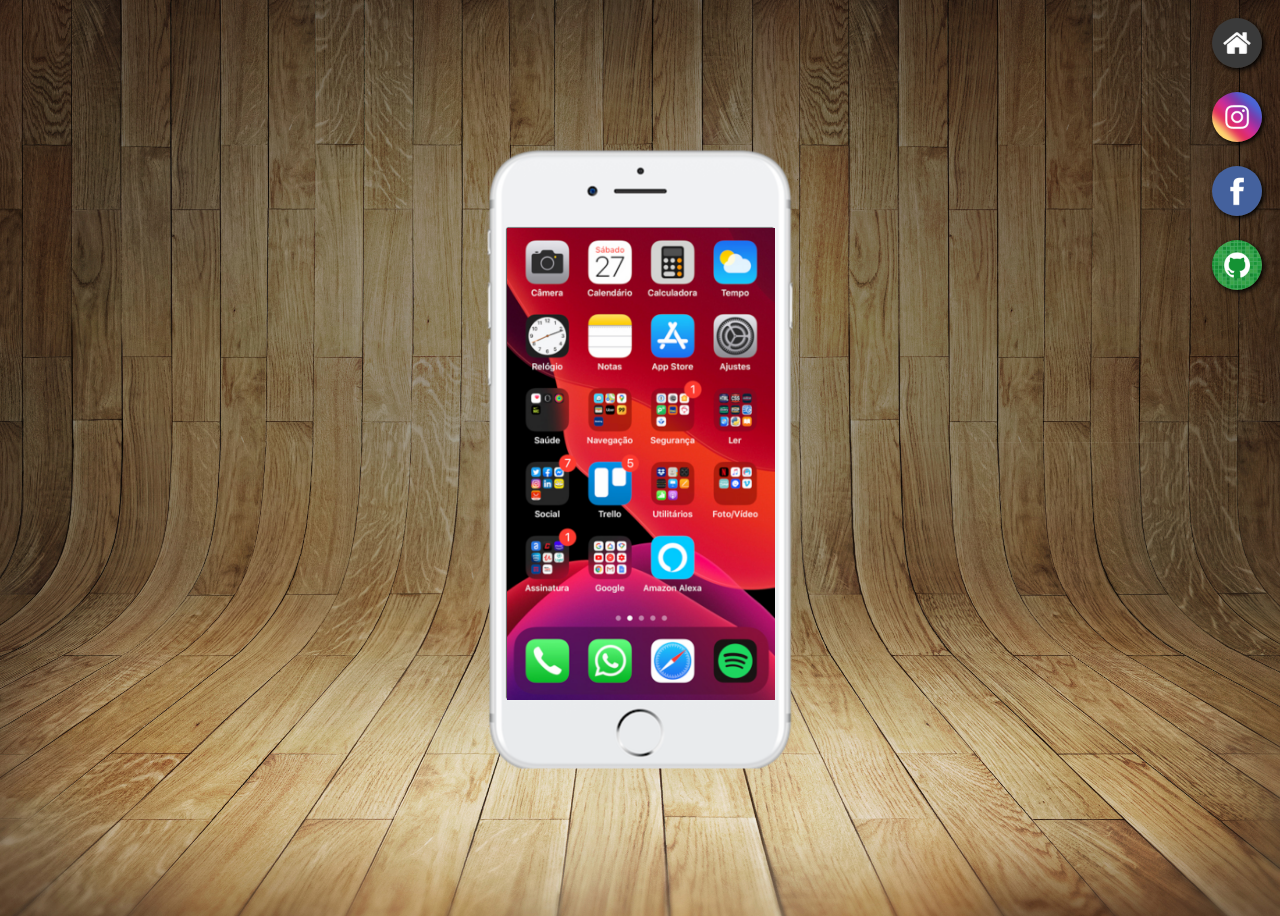
<file: index.html>
<!DOCTYPE html>
<html lang="pt-br">
<head>
    <meta charset="UTF-8">
    <meta name="viewport" content="width=device-width, initial-scale=1.0">
    <title>Redes Sociais</title>
    <link rel="stylesheet" href="estilos/style.css">
    <link rel="shortcut icon" href="favicon.ico" type="image/x-icon">
    
</head>
<body>
    <main >
        <section id="telefone">
            <iframe  src="home.html" name="tela1" id="tela" frameborder="0">
            Seu navegador não é compativél com isso
            
            </iframe> 

        </section>

        <section id="redes-sociais">
            
           <a href="home.html" target="tela1"><img src="imagens/logo-home.jpg" alt="home"></a><br>
           <a href="instagram.html" target="tela1" ><img src="imagens/logo-instagram.jpg" alt="instagram"></a><br>
           <a href="facebook.html"target="tela1" ><img src="imagens/logo-facebook.jpg" alt="facebook"></a><br>
           <a href="#" target="tela1" ><img src="imagens/logo-github.jpg" alt="github"></a><br>

    </main>
    
</body>
</html>
</file>
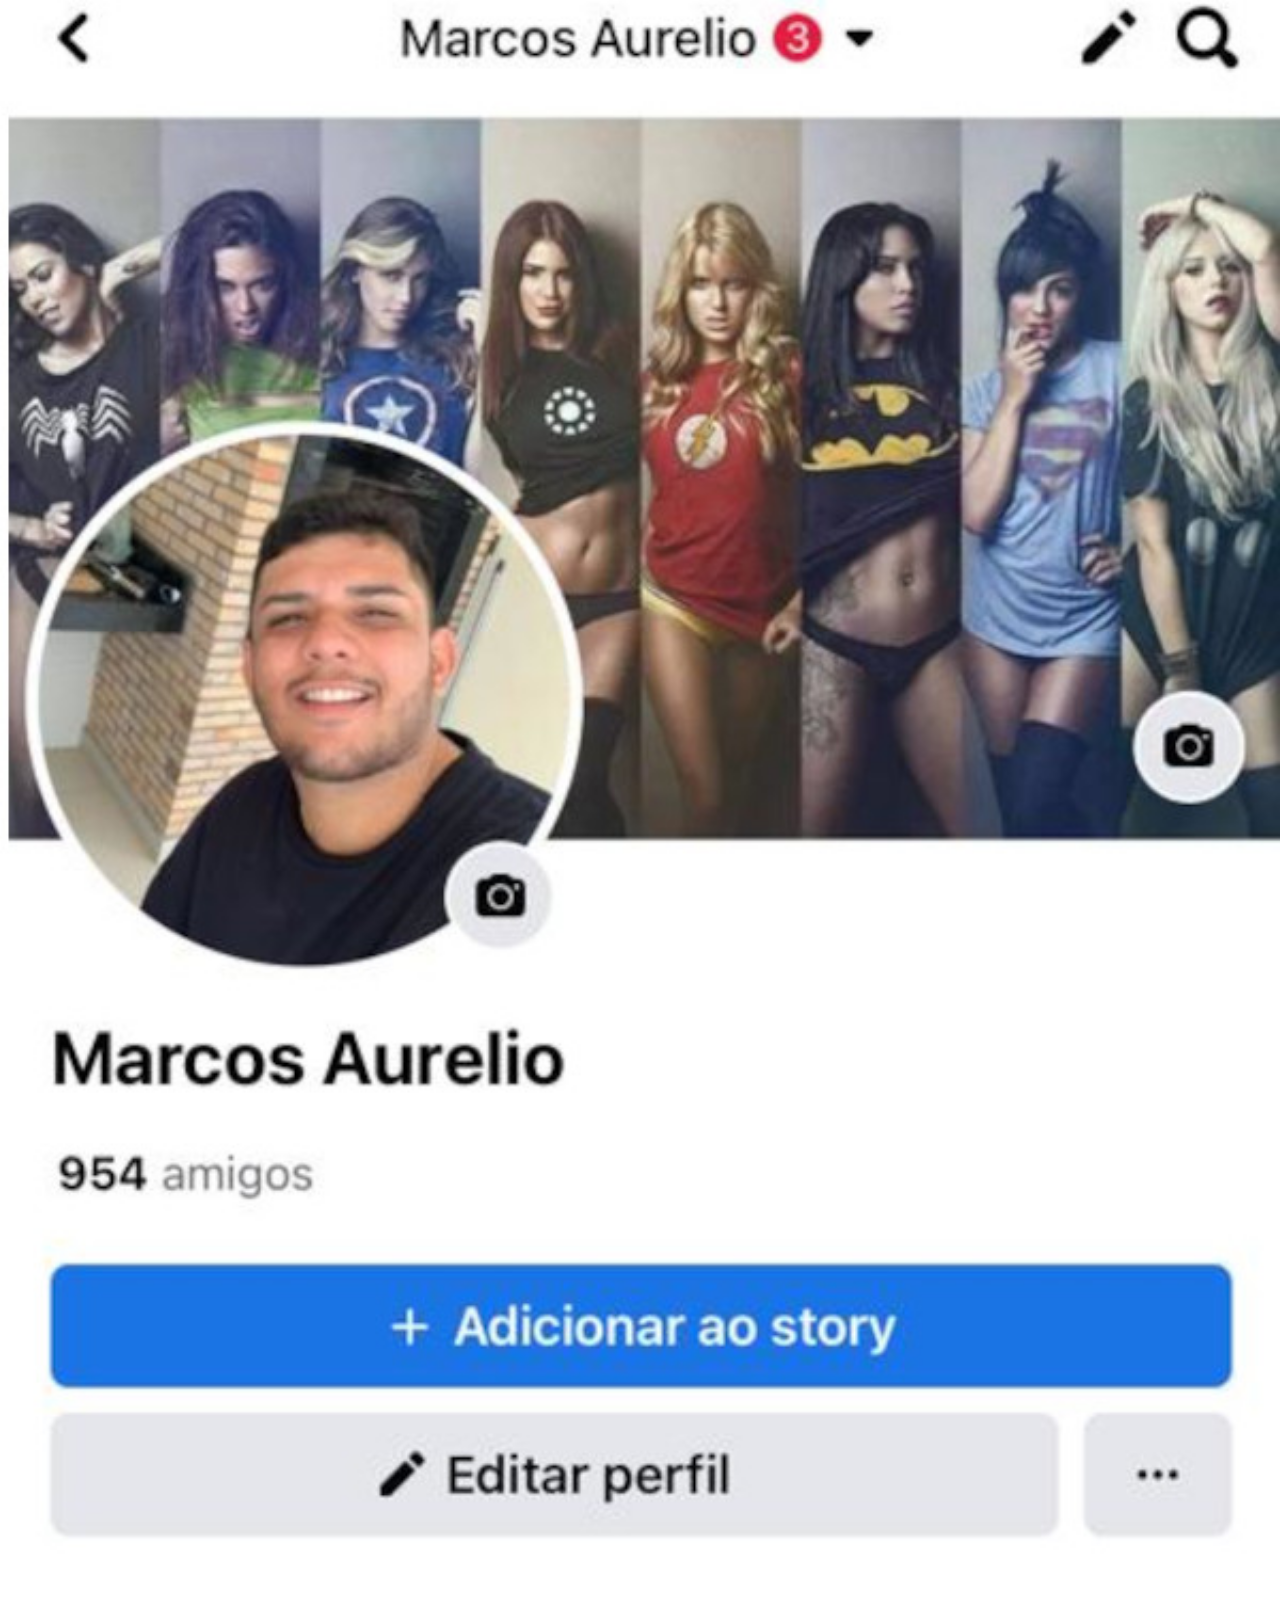
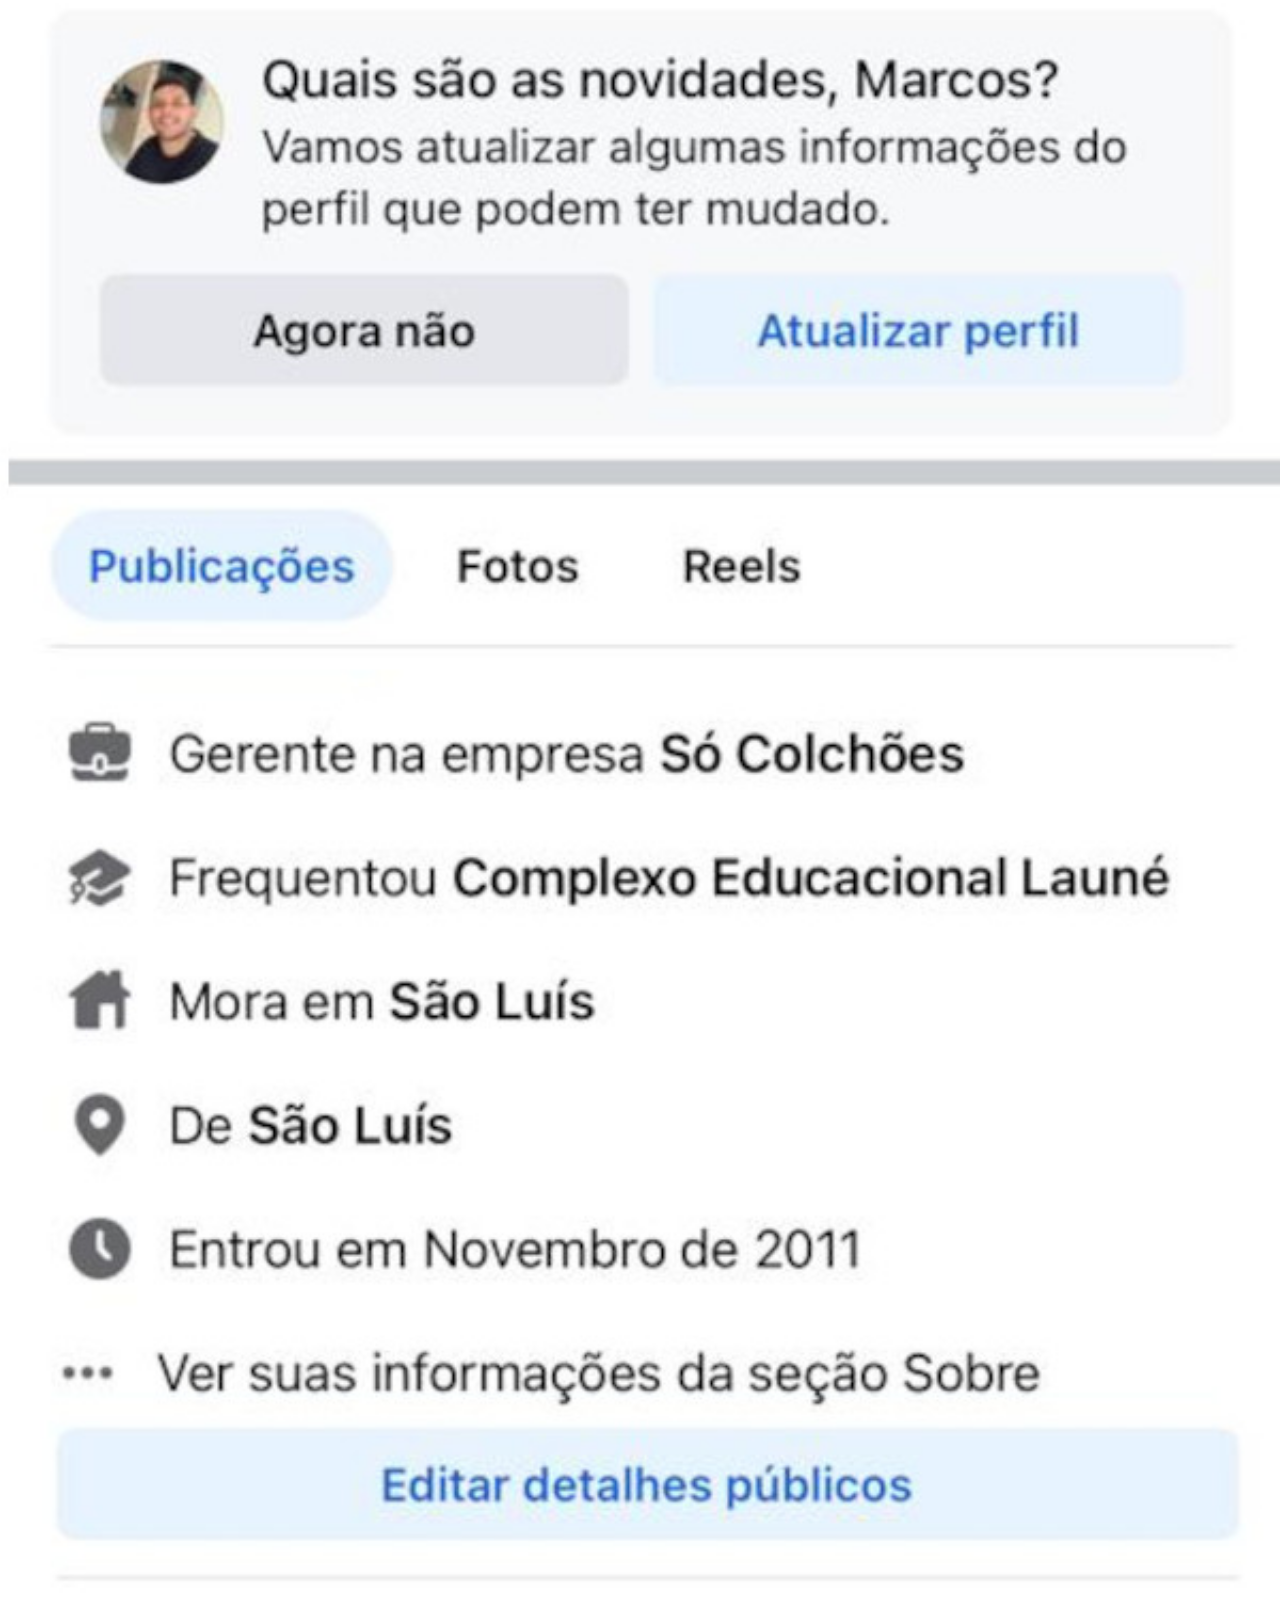
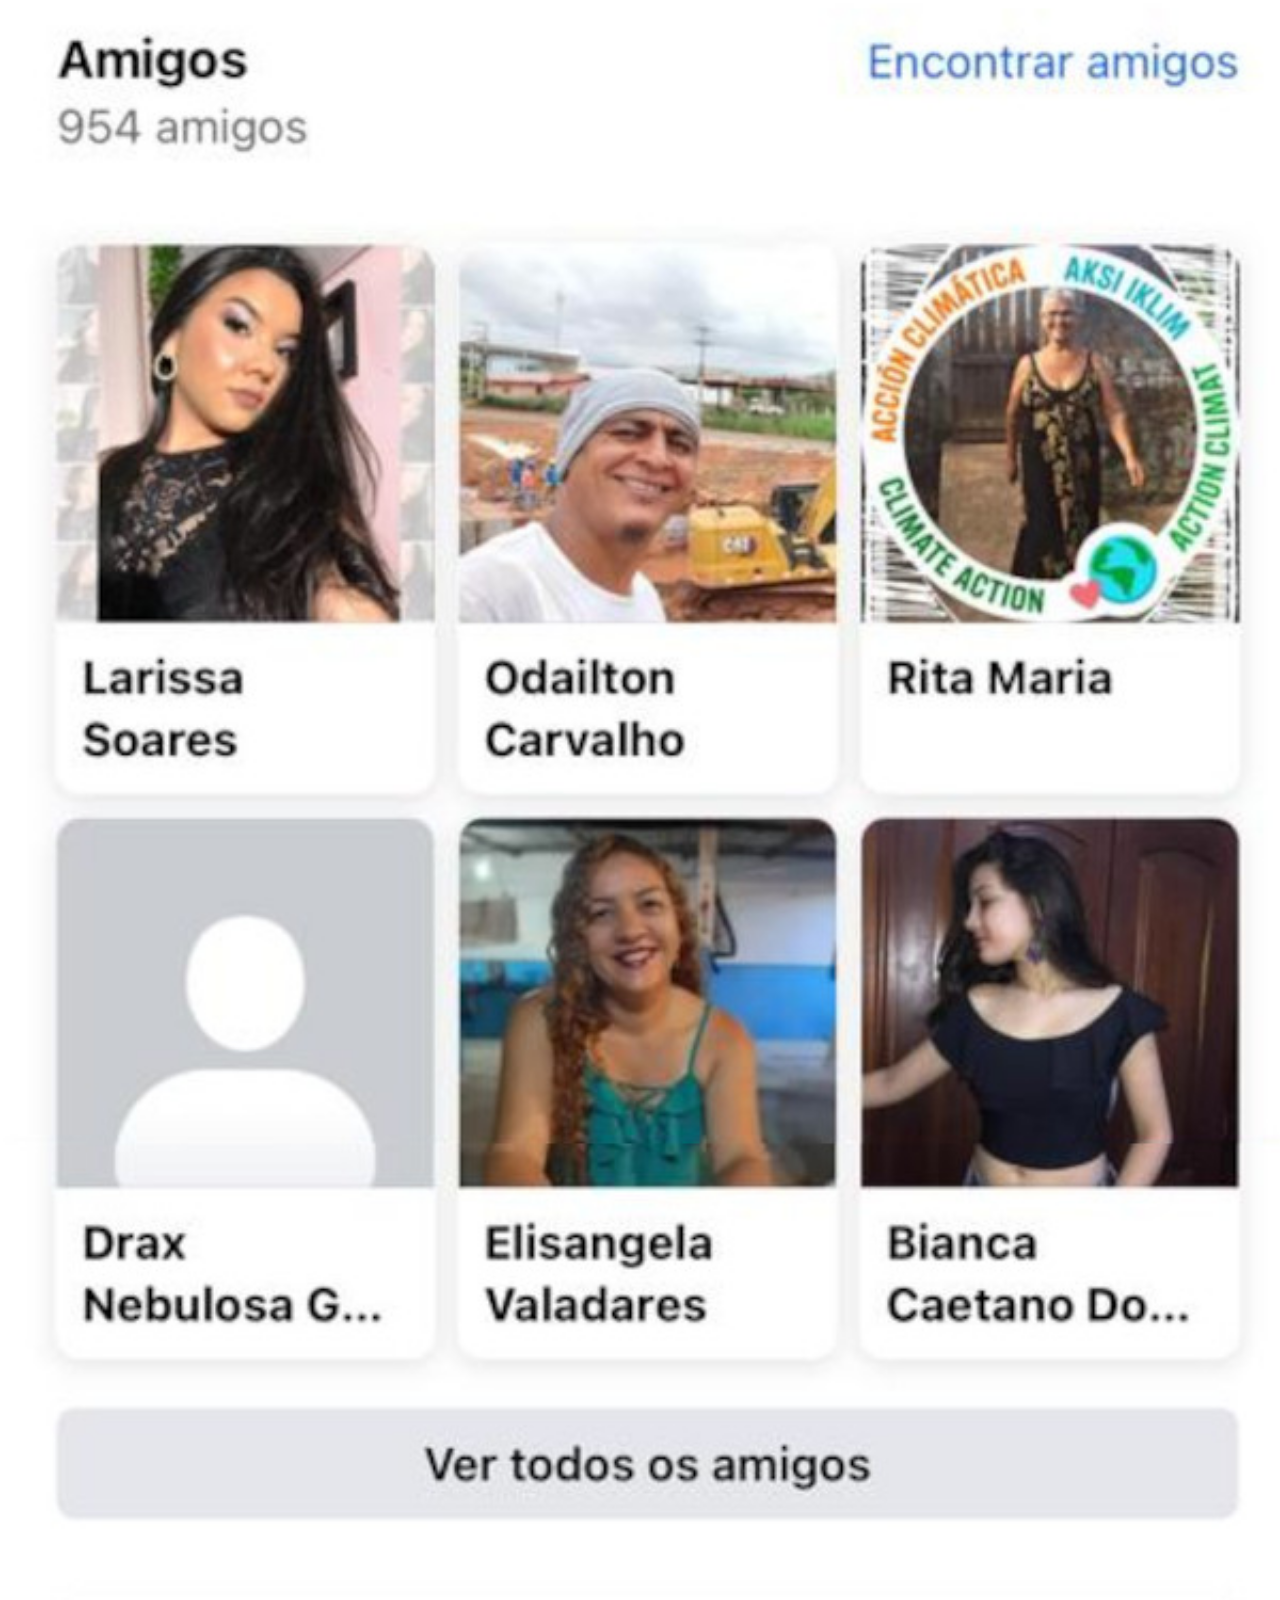
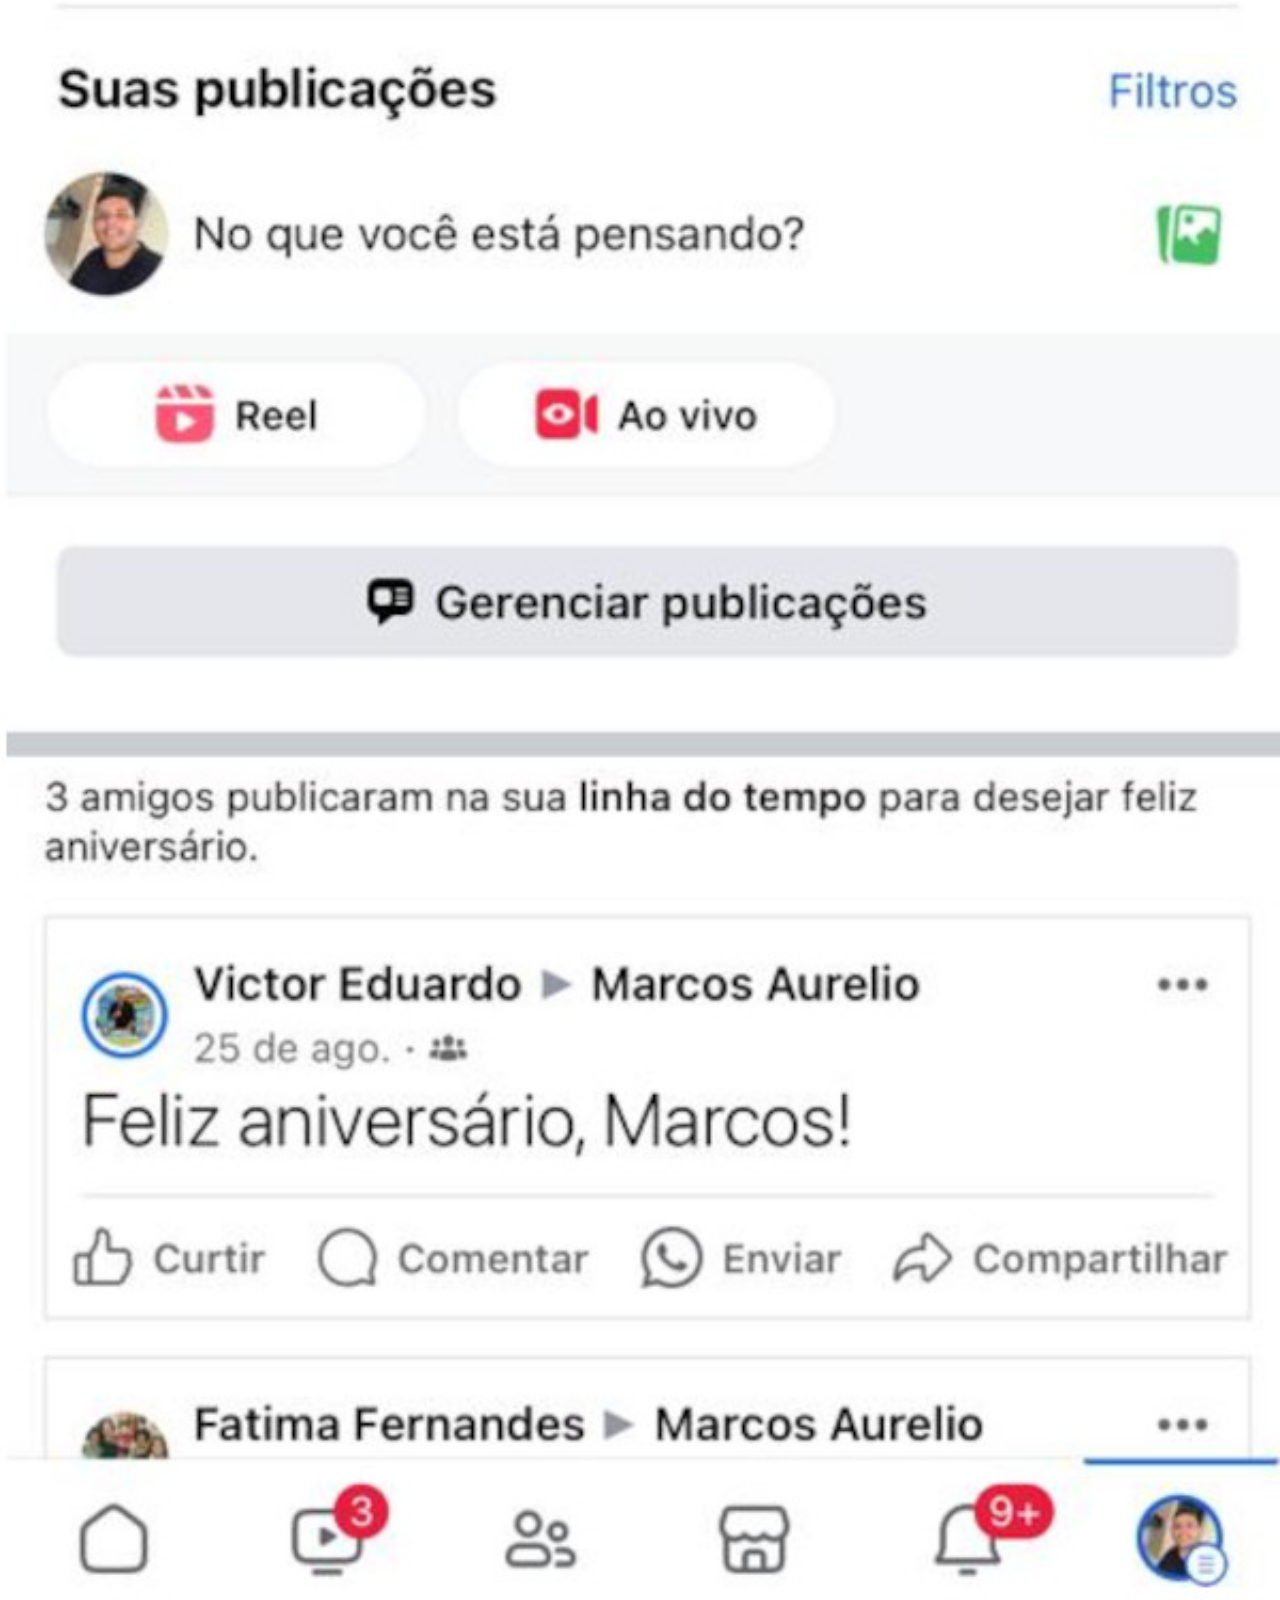
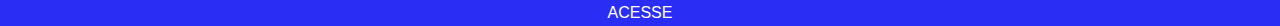
<file: facebook.html>
<!DOCTYPE html>
<html lang="pt-br">
<head>
    <meta charset="UTF-8">
    <meta name="viewport" content="width=device-width, initial-scale=1.0">
    <title>facebook</title>
    <style>
        *{
            margin: 0px;
            padding: 0px;
            font-family: Arial, Helvetica, sans-serif;
        }
        ::-webkit-scrollbar{
            width: 0px;
            height: 0px;

        }
        img{
           width:100vw;
          left: 0px;
          line-height: 0px;
           

        }
        a{
            display:block ;
            box-sizing: border-box  ;
            background-color: rgba(32, 36, 245, 0.952);
            padding: 4px;
            margin: -4px;
            text-align: center;
            text-decoration: none;
            color: white
            
        
        }
    </style>
    
</head>

<body>
    <img src="imagens/facebook3.jpg"  healt="facebook">
    <a href="https://www.facebook.com/marco.aurelio133"  target="_blank" >ACESSE</a>
    
</body>
</html>
</file>
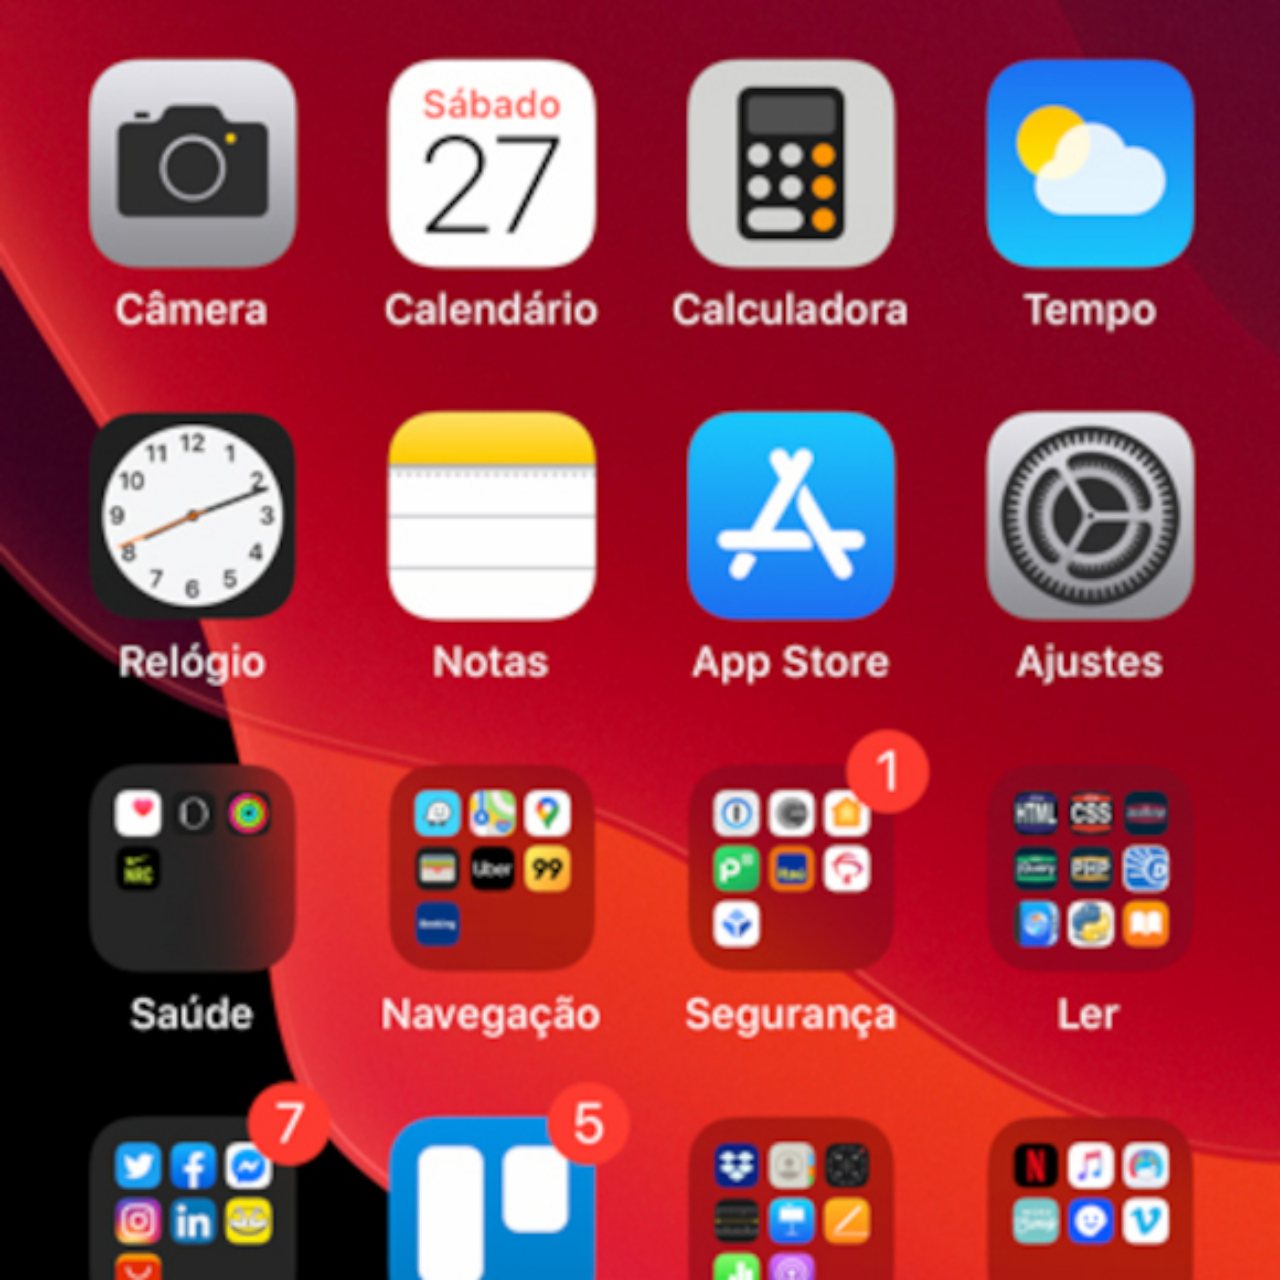
<file: home.html>
<!DOCTYPE html>
<html lang="pt-br">
<head>
    <meta charset="UTF-8">
    <meta name="viewport" content="width=device-width, initial-scale=1.0">
    <title>Document</title>
</head>
<style>
    ::-webkit-scrollbar{
        width: 0px;
        height: 0px;
    }
    * {
        margin: 0px;
        padding: 0px;
    }
    

    
    body {
        width: 100vh;
        height: 100vw;
        background: black url(imagens/tela-home.jpg) no-repeat top center;
       background-size: cover;
    }

</style>
<body>
    
</body>
</html>
</file>
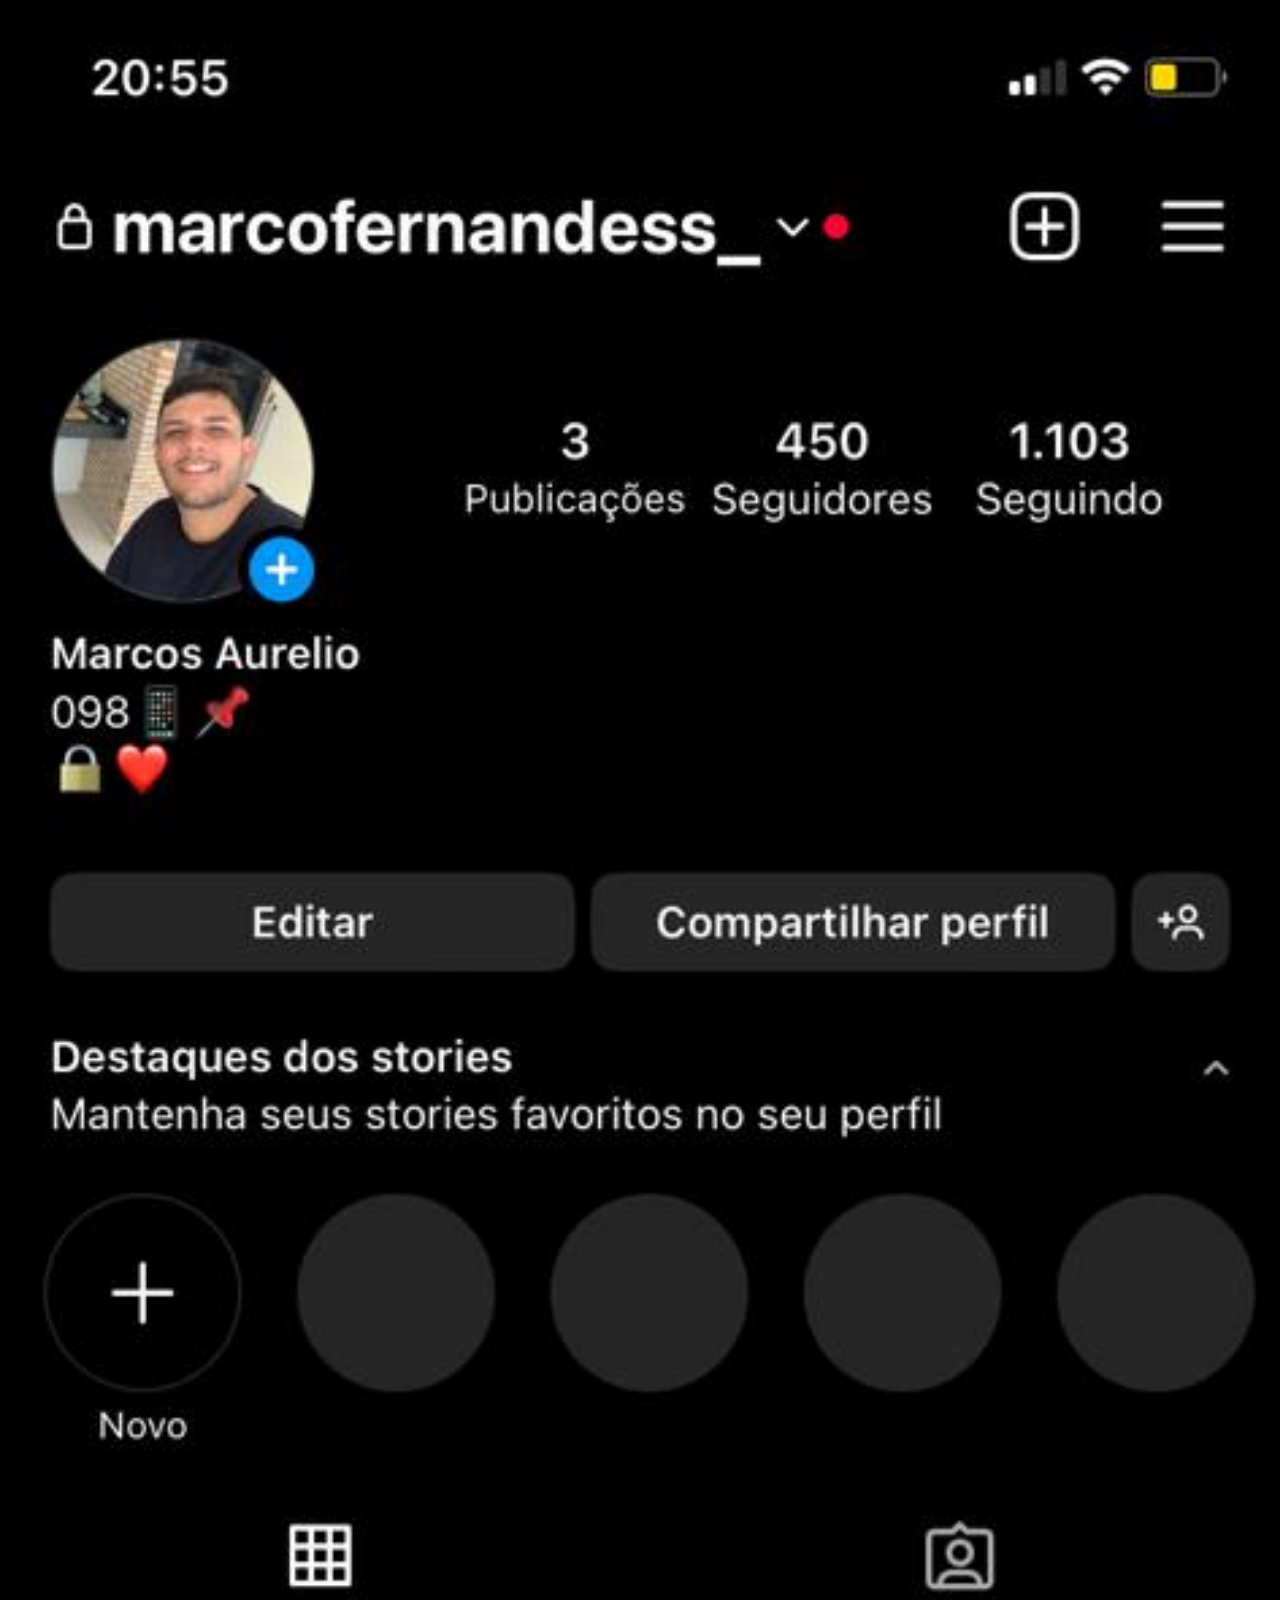
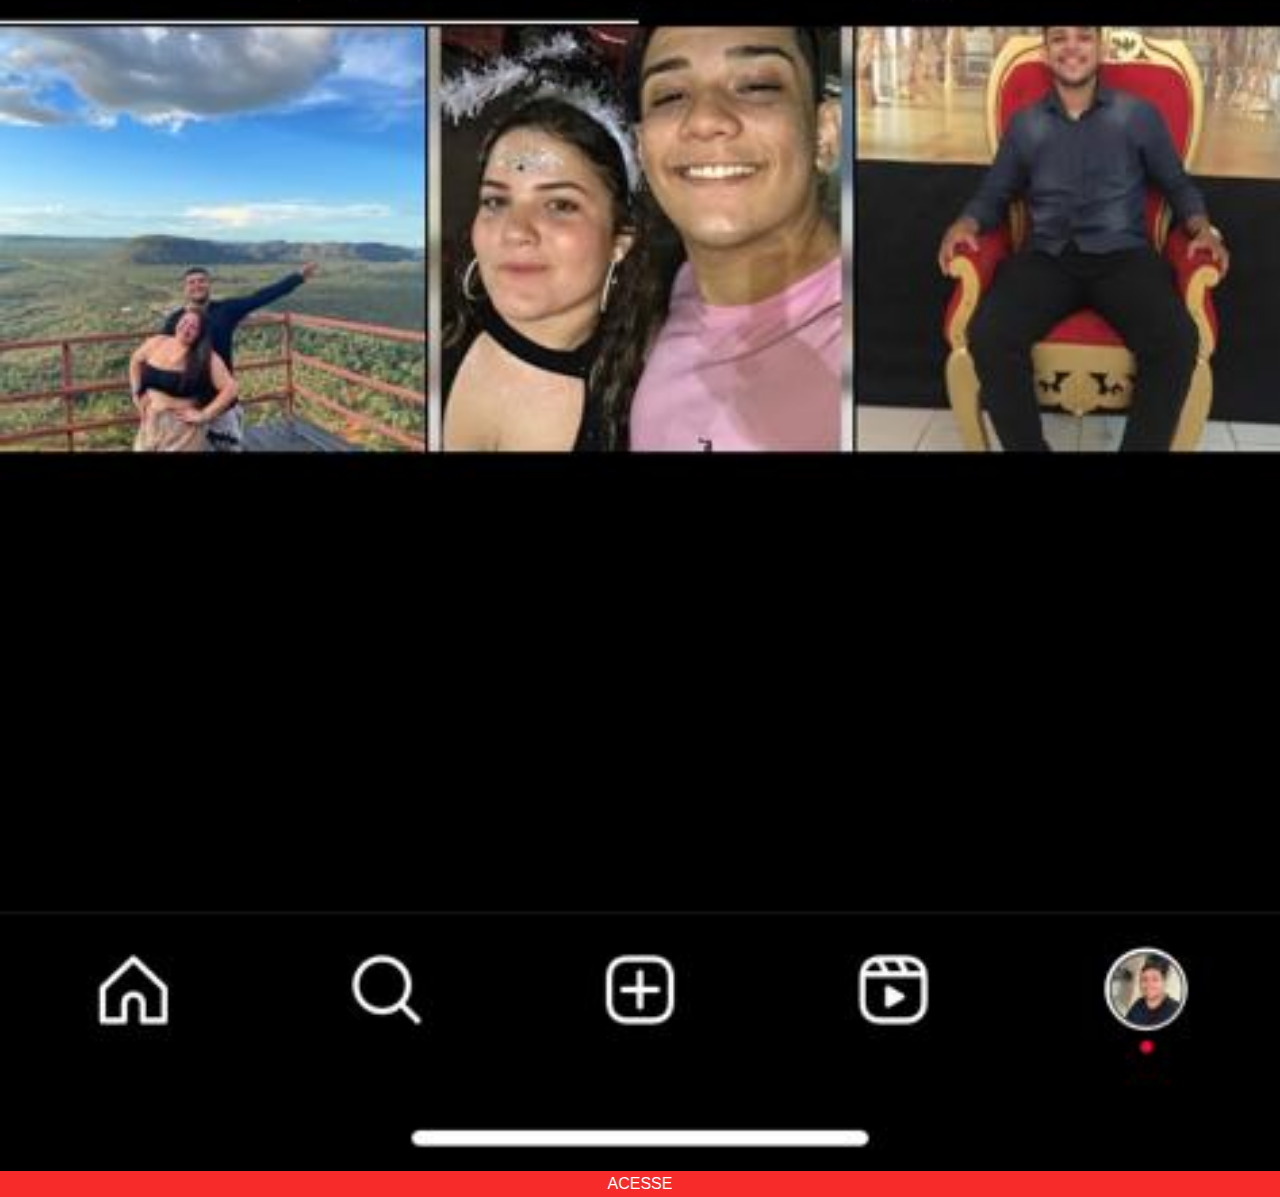
<file: instagram.html>
<!DOCTYPE html>
<html lang="pt-br">
<head>
    <meta charset="UTF-8">
    <meta name="viewport" content="width=device-width, initial-scale=1.0">
    <title>instagram</title>
    <style>
        *{
            margin: 0px;
            padding: 0px;
            font-family: Arial, Helvetica, sans-serif;
        }
        ::-webkit-scrollbar{
            width: 0px;
            height: 0px;

        }
        img{
            width:100vw;
         
        
        }
        a{
            display: block;
            background-color: rgba(248, 33, 33, 0.952);
            padding: 4px;
            margin: -4px;
            text-align: center;
            text-decoration: none;
            color: white

        }
    </style>
    

</head>

<body>
    <img src="imagens/whatsapp.jpeg" alt="instagram">
    <a href="https://instagram.com/marcofernandess_?igshid=OGQ5ZDc2ODk2ZA==" target="_blank"> ACESSE</a>
    
</body>
</html>
</file>
<file: estilos/style.css>
@charset = "UTF-8"

* {
    background-color: aliceblue;
    margin: 0px;
    padding: 0px;
    font-family: Arial, Helvetica, sans-serif;
}


main {
    height: 100vh;
    position: relative;
    
}


body {
    
    background: url(../imagens/fundo-madeira.jpg) no-repeat top center;
    background-size: cover;
    background-attachment: fixed;
    height:auto;
    width: auto;
    
}
section#telefone {
    height: 621px;
    width: 311px;
    background-color: rgb(251, 251, 252);
    position: absolute;
    top: 50%;
    left: 50%;
    transform: translate(-50% ,-50%);
    background: url(../imagens/frame-iphone.png) no-repeat ;

}

iframe#tela {
    position: relative;
    top: 80px;
    left: 22px;
    width: 268px;
    height: 472px;
    border: none
    

}

section#redes-sociais img {
    ;
    width: 50px;
    height: 50px;
    margin: 10px;
    border-radius: 50%;
    box-shadow: 2px 2px 5px rgb(0, 0, 0);
    box-sizing: border-box;
    
}

section#redes-sociais {
    text-align:right;
}

section#redes-sociais img:hover {
border: 2px solid rgba(255, 255, 255, 0.623);
transform: translate(-3px , -3px);
box-shadow: 5px 5px 10px rgba(0, 0, 0, 0.521);
transition: transform .3s, border 1s;
}

@media screen and (max-width:600px) {
    section#redes-sociais img {
        float: none;
        text-align: center;
    
    }
    footer p {
        display: none;
    }
}
</file>
